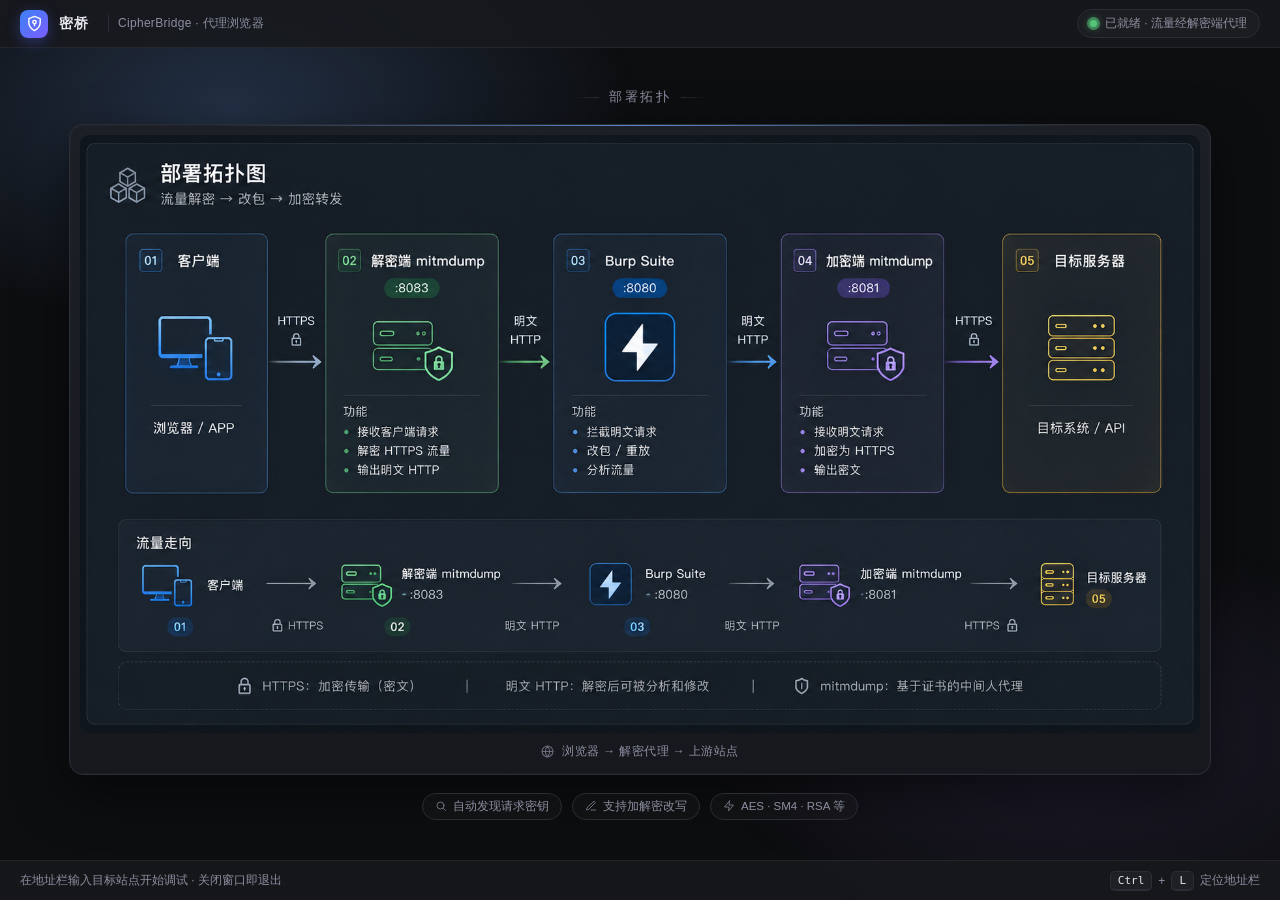
<file: img/proxy_browser_home.html>
<!DOCTYPE html>
<html lang="zh-CN">
<head>
  <meta charset="utf-8" />
  <meta name="viewport" content="width=device-width, initial-scale=1" />
  <title>密桥 CipherBridge — 代理浏览器</title>
  <style>
    :root {
      --bg: #0d0e10;
      --bar: rgba(24, 25, 29, 0.86);
      --panel: #16181d;
      --panel-2: #1c1f26;
      --line: #2a2d36;
      --line-soft: rgba(255, 255, 255, 0.06);
      --text: #e6e8ee;
      --muted: #8b8fa0;
      --accent: #6ea8fe;
      --accent-2: #9b7cff;
      --ok: #55c57a;
      --ok-glow: rgba(85, 197, 122, 0.55);
      --accent-glow: rgba(110, 168, 254, 0.22);
      --bar-h: 48px;
      --foot-h: 40px;
      --radius: 14px;
    }
    * { box-sizing: border-box; margin: 0; padding: 0; }
    html, body {
      width: 100%;
      height: 100%;
      overflow: hidden;
      background: var(--bg);
      color: var(--text);
      font-family: "Segoe UI", "Microsoft YaHei UI", "PingFang SC", "Helvetica Neue", sans-serif;
      -webkit-font-smoothing: antialiased;
    }
    body {
      display: grid;
      grid-template-rows: var(--bar-h) minmax(0, 1fr) var(--foot-h);
      position: relative;
    }

    /* —— 背景装饰：径向光晕 + 点阵 —— */
    body::before {
      content: "";
      position: fixed;
      inset: 0;
      z-index: 0;
      pointer-events: none;
      background:
        radial-gradient(600px 340px at 18% 12%, var(--accent-glow), transparent 68%),
        radial-gradient(560px 320px at 84% 82%, rgba(155, 124, 255, 0.12), transparent 66%);
    }
    body::after {
      content: "";
      position: fixed;
      inset: 0;
      z-index: 0;
      pointer-events: none;
      opacity: 0.55;
      background-image: radial-gradient(rgba(255, 255, 255, 0.055) 1px, transparent 1px);
      background-size: 26px 26px;
      mask-image: radial-gradient(ellipse 78% 64% at 50% 42%, #000 30%, transparent 74%);
    }

    /* —— 顶栏 —— */
    .topbar {
      position: relative;
      z-index: 1;
      display: flex;
      align-items: center;
      justify-content: space-between;
      padding: 0 20px;
      background: var(--bar);
      backdrop-filter: blur(14px) saturate(1.4);
      border-bottom: 1px solid var(--line-soft);
    }
    .brand {
      display: flex;
      align-items: center;
      gap: 11px;
    }
    .brand-mark {
      display: flex;
      align-items: center;
      justify-content: center;
      width: 28px;
      height: 28px;
      border-radius: 8px;
      background: linear-gradient(135deg, #3b82f6, #7c5cff);
      box-shadow: 0 4px 14px rgba(80, 100, 255, 0.35);
    }
    .brand-mark svg { width: 17px; height: 17px; }
    .brand-name {
      font-size: 14px;
      font-weight: 700;
      letter-spacing: 0.5px;
    }
    .brand-en {
      font-size: 12px;
      color: var(--muted);
      margin-left: 9px;
      padding-left: 9px;
      border-left: 1px solid var(--line);
      letter-spacing: 0.3px;
    }
    .status {
      display: flex;
      align-items: center;
      gap: 8px;
      font-size: 12px;
      color: var(--muted);
      padding: 5px 12px;
      border-radius: 999px;
      border: 1px solid var(--line);
      background: rgba(255, 255, 255, 0.03);
    }
    .dot {
      width: 7px;
      height: 7px;
      border-radius: 50%;
      background: var(--ok);
      box-shadow: 0 0 0 3px var(--ok-glow), 0 0 8px var(--ok);
      animation: pulse 2.2s ease-in-out infinite;
    }
    @keyframes pulse {
      0%, 100% { opacity: 1; transform: scale(1); }
      50% { opacity: 0.55; transform: scale(0.82); }
    }

    /* —— 主舞台 —— */
    .stage {
      position: relative;
      z-index: 1;
      display: flex;
      flex-direction: column;
      align-items: center;
      justify-content: center;
      gap: 18px;
      width: 100%;
      height: 100%;
      min-height: 0;
      padding: 26px 28px;
      overflow: hidden;
    }
    .stage-title {
      display: flex;
      align-items: center;
      gap: 10px;
      font-size: 13px;
      color: var(--muted);
      letter-spacing: 2.5px;
      text-transform: uppercase;
    }
    .stage-title .rule {
      width: 26px;
      height: 1px;
      background: linear-gradient(90deg, transparent, var(--line));
    }
    .stage-title .rule:last-child {
      background: linear-gradient(90deg, var(--line), transparent);
    }

    .figure {
      position: relative;
      margin: 0;
      max-width: 100%;
      max-height: 100%;
      border-radius: var(--radius);
      padding: 10px;
      background: linear-gradient(180deg, var(--panel-2), var(--panel));
      border: 1px solid var(--line);
      box-shadow:
        0 18px 50px rgba(0, 0, 0, 0.5),
        0 0 0 1px rgba(255, 255, 255, 0.02) inset;
    }
    /* 顶部装饰亮条 */
    .figure::before {
      content: "";
      position: absolute;
      top: 0;
      left: 12%;
      right: 12%;
      height: 1px;
      background: linear-gradient(90deg, transparent, rgba(110, 168, 254, 0.75), transparent);
    }
    .figure img {
      display: block;
      width: auto;
      height: auto;
      max-width: min(1120px, 90vw);
      max-height: calc(100vh - var(--bar-h) - var(--foot-h) - 110px);
      object-fit: contain;
      border-radius: calc(var(--radius) - 5px);
    }
    .figure figcaption {
      display: flex;
      align-items: center;
      justify-content: center;
      gap: 8px;
      padding: 10px 4px 4px;
      font-size: 12px;
      color: var(--muted);
      letter-spacing: 0.4px;
    }
    .figure figcaption svg { width: 13px; height: 13px; opacity: 0.7; }

    .hints {
      display: flex;
      align-items: center;
      gap: 10px;
      flex-wrap: wrap;
      justify-content: center;
    }
    .hint-chip {
      display: inline-flex;
      align-items: center;
      gap: 6px;
      font-size: 11.5px;
      color: var(--muted);
      padding: 5px 12px;
      border-radius: 999px;
      border: 1px solid var(--line);
      background: rgba(255, 255, 255, 0.025);
      transition: border-color 0.2s ease, color 0.2s ease;
    }
    .hint-chip:hover { border-color: var(--accent); color: var(--text); }
    .hint-chip svg { width: 12px; height: 12px; opacity: 0.75; }

    /* —— 进场动画 —— */
    .topbar, .stage-title, .figure, .hints, .footer {
      animation: rise 0.55s cubic-bezier(0.22, 1, 0.36, 1) both;
    }
    .stage-title { animation-delay: 0.04s; }
    .figure { animation-delay: 0.1s; }
    .hints { animation-delay: 0.18s; }
    .footer { animation-delay: 0.24s; }
    @keyframes rise {
      from { opacity: 0; transform: translateY(14px); }
      to { opacity: 1; transform: translateY(0); }
    }
    @media (prefers-reduced-motion: reduce) {
      .dot { animation: none; }
      .topbar, .stage-title, .figure, .hints, .footer { animation: none; }
    }

    /* —— 底栏 —— */
    .footer {
      position: relative;
      z-index: 1;
      display: flex;
      align-items: center;
      justify-content: space-between;
      padding: 0 20px;
      font-size: 12px;
      color: var(--muted);
      border-top: 1px solid var(--line-soft);
      background: var(--bar);
      backdrop-filter: blur(14px) saturate(1.4);
    }
    .footer .keys {
      display: inline-flex;
      align-items: center;
      gap: 6px;
    }
    .footer kbd {
      font-family: "Consolas", "Menlo", monospace;
      font-size: 11px;
      padding: 2px 7px;
      border-radius: 5px;
      border: 1px solid var(--line);
      border-bottom-width: 2px;
      background: rgba(255, 255, 255, 0.04);
      color: var(--text);
    }
  </style>
</head>
<body>
  <header class="topbar">
    <div class="brand">
      <span class="brand-mark">
        <svg viewBox="0 0 24 24" fill="none" stroke="#fff" stroke-width="2" stroke-linecap="round" stroke-linejoin="round">
          <path d="M12 2l8 3v6c0 5-3.4 8.6-8 11-4.6-2.4-8-6-8-11V5z"/>
          <circle cx="12" cy="10" r="2.4"/>
          <path d="M12 12.4V15"/>
        </svg>
      </span>
      <span class="brand-name">密桥</span>
      <span class="brand-en">CipherBridge · 代理浏览器</span>
    </div>
    <div class="status">
      <span class="dot"></span>
      <span>已就绪 · 流量经解密端代理</span>
    </div>
  </header>

  <main class="stage">
    <div class="stage-title">
      <span class="rule"></span>
      部署拓扑
      <span class="rule"></span>
    </div>

    <figure class="figure">
      <img
        src="e2f83ef5-edda-4dbf-a8f0-cf24bbc920aa.png"
        alt="部署拓扑"
      />
      <figcaption>
        <svg viewBox="0 0 24 24" fill="none" stroke="currentColor" stroke-width="2" stroke-linecap="round" stroke-linejoin="round">
          <circle cx="12" cy="12" r="10"/>
          <path d="M2 12h20M12 2a15.3 15.3 0 0 1 4 10 15.3 15.3 0 0 1-4 10 15.3 15.3 0 0 1-4-10 15.3 15.3 0 0 1 4-10z"/>
        </svg>
        浏览器 → 解密代理 → 上游站点
      </figcaption>
    </figure>

    <div class="hints">
      <span class="hint-chip">
        <svg viewBox="0 0 24 24" fill="none" stroke="currentColor" stroke-width="2" stroke-linecap="round" stroke-linejoin="round">
          <circle cx="11" cy="11" r="7"/><path d="M21 21l-4.3-4.3"/>
        </svg>
        自动发现请求密钥
      </span>
      <span class="hint-chip">
        <svg viewBox="0 0 24 24" fill="none" stroke="currentColor" stroke-width="2" stroke-linecap="round" stroke-linejoin="round">
          <path d="M12 20h9"/><path d="M16.5 3.5a2.1 2.1 0 0 1 3 3L7 19l-4 1 1-4z"/>
        </svg>
        支持加解密改写
      </span>
      <span class="hint-chip">
        <svg viewBox="0 0 24 24" fill="none" stroke="currentColor" stroke-width="2" stroke-linecap="round" stroke-linejoin="round">
          <polygon points="13 2 3 14 12 14 11 22 21 10 12 10 13 2"/>
        </svg>
        AES · SM4 · RSA 等
      </span>
    </div>
  </main>

  <p class="footer">
    <span>在地址栏输入目标站点开始调试 · 关闭窗口即退出</span>
    <span class="keys"><kbd>Ctrl</kbd>+<kbd>L</kbd> 定位地址栏</span>
  </p>
</body>
</html>
</file>
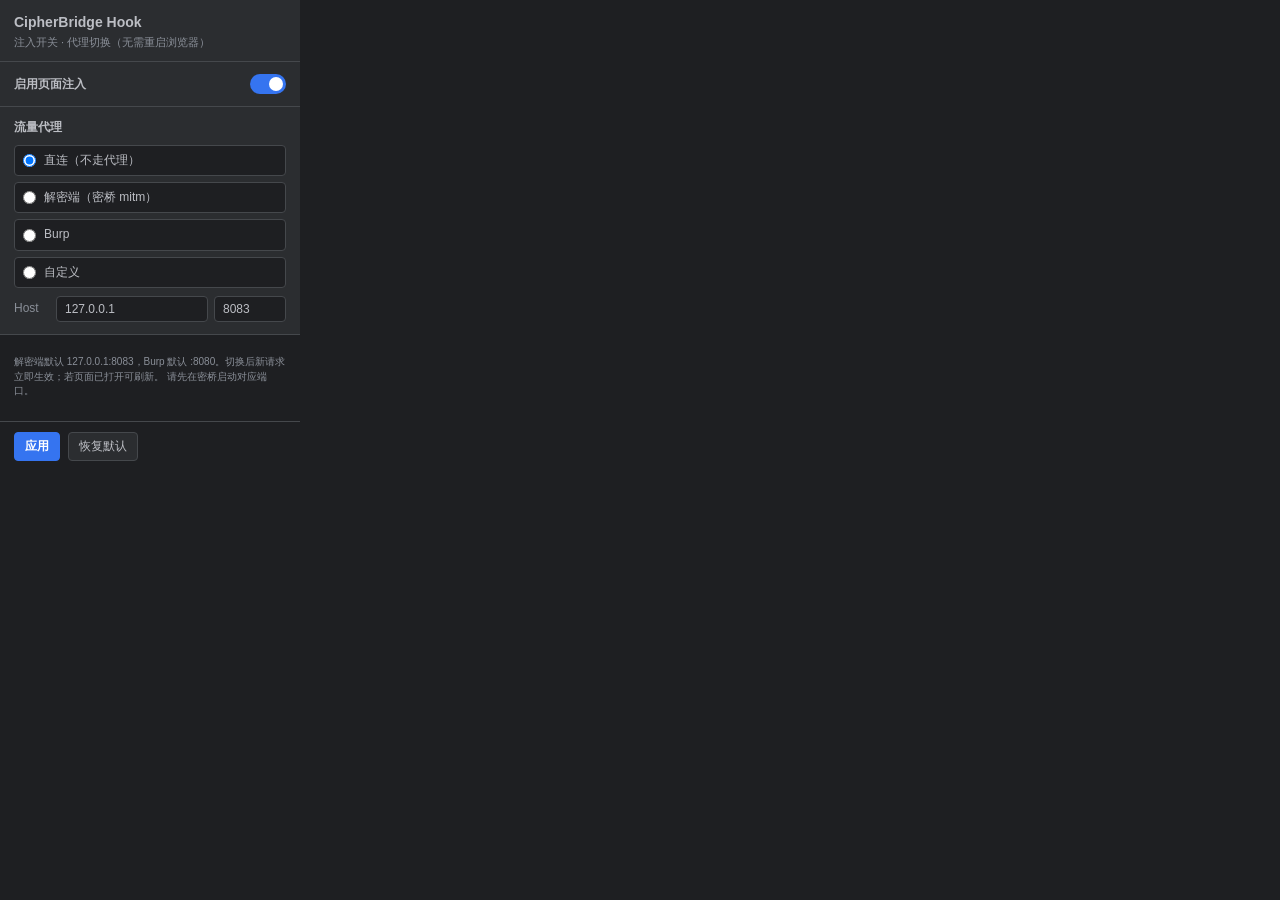
<file: browser_ext/cb_hook/popup.html>
<!DOCTYPE html>
<html lang="zh-CN">
<head>
  <meta charset="utf-8" />
  <title>CipherBridge</title>
  <style>
    :root {
      --bg: #1e1f22;
      --surface: #2b2d30;
      --border: #45484c;
      --text: #bcbec4;
      --dim: #8a8f98;
      --primary: #3574f0;
      --ok: #499c54;
      --warn: #c29d4a;
    }
    * { box-sizing: border-box; }
    body {
      margin: 0;
      width: 300px;
      font: 12px/1.45 "Segoe UI", "Microsoft YaHei UI", sans-serif;
      background: var(--bg);
      color: var(--text);
    }
    header {
      padding: 12px 14px 10px;
      border-bottom: 1px solid var(--border);
      background: var(--surface);
    }
    h1 { margin: 0; font-size: 14px; font-weight: 700; }
    .sub { margin-top: 3px; color: var(--dim); font-size: 11px; }
    .master, .section {
      padding: 12px 14px;
      border-bottom: 1px solid var(--border);
      background: var(--surface);
    }
    .master {
      display: flex;
      align-items: center;
      justify-content: space-between;
    }
    .master label { font-weight: 600; }
    .sec-title {
      font-weight: 600;
      margin: 0 0 8px;
      font-size: 12px;
    }
    .modes { display: grid; gap: 6px; }
    .mode {
      display: flex;
      align-items: center;
      gap: 8px;
      padding: 6px 8px;
      border: 1px solid var(--border);
      border-radius: 4px;
      cursor: pointer;
      background: var(--bg);
    }
    .mode:hover { border-color: var(--primary); }
    .mode input { margin: 0; }
    .row {
      display: flex;
      gap: 6px;
      margin-top: 8px;
      align-items: center;
    }
    .row label { color: var(--dim); width: 36px; flex-shrink: 0; }
    .row input {
      flex: 1;
      min-width: 0;
      background: var(--bg);
      border: 1px solid var(--border);
      color: var(--text);
      border-radius: 4px;
      padding: 5px 8px;
      font-size: 12px;
    }
    .row input.port { flex: 0 0 72px; }
    .sw {
      position: relative;
      width: 36px;
      height: 20px;
      flex-shrink: 0;
    }
    .sw input { opacity: 0; width: 0; height: 0; }
    .sw i {
      position: absolute;
      inset: 0;
      background: #3c3f41;
      border-radius: 10px;
      cursor: pointer;
      transition: 0.15s;
    }
    .sw i::after {
      content: "";
      position: absolute;
      width: 14px;
      height: 14px;
      left: 3px;
      top: 3px;
      background: #fff;
      border-radius: 50%;
      transition: 0.15s;
    }
    .sw input:checked + i { background: var(--primary); }
    .sw input:checked + i::after { transform: translateX(16px); }
    .note {
      padding: 10px 14px 12px;
      color: var(--dim);
      font-size: 10px;
      line-height: 1.45;
    }
    footer {
      padding: 10px 14px 12px;
      display: flex;
      gap: 8px;
      align-items: center;
      border-top: 1px solid var(--border);
    }
    button {
      border: 1px solid var(--border);
      background: var(--surface);
      color: var(--text);
      border-radius: 4px;
      padding: 5px 10px;
      cursor: pointer;
      font-size: 12px;
    }
    button.primary {
      background: var(--primary);
      border-color: var(--primary);
      color: #fff;
      font-weight: 600;
    }
    button:hover { filter: brightness(1.08); }
    #msg { flex: 1; color: var(--ok); font-size: 11px; min-height: 14px; }
    #msg.err { color: #c45c5c; }
  </style>
</head>
<body>
  <header>
    <h1>CipherBridge Hook</h1>
    <div class="sub">注入开关 · 代理切换（无需重启浏览器）</div>
  </header>

  <div class="master">
    <label for="cbEnabled">启用页面注入</label>
    <label class="sw"><input type="checkbox" id="cbEnabled" checked /><i></i></label>
  </div>

  <div class="section">
    <p class="sec-title">流量代理</p>
    <div class="modes">
      <label class="mode"><input type="radio" name="proxyMode" value="direct" checked />直连（不走代理）</label>
      <label class="mode"><input type="radio" name="proxyMode" value="decrypt" />解密端（密桥 mitm）</label>
      <label class="mode"><input type="radio" name="proxyMode" value="burp" />Burp</label>
      <label class="mode"><input type="radio" name="proxyMode" value="custom" />自定义</label>
    </div>
    <div class="row">
      <label>Host</label>
      <input id="proxyHost" value="127.0.0.1" />
      <input class="port" id="proxyPort" type="number" min="1" max="65535" value="8083" />
    </div>
  </div>

  <p class="note">
    解密端默认 127.0.0.1:8083，Burp 默认 :8080。切换后新请求立即生效；若页面已打开可刷新。
    请先在密桥启动对应端口。
  </p>

  <footer>
    <button type="button" class="primary" id="btnSave">应用</button>
    <button type="button" id="btnReset">恢复默认</button>
    <div id="msg"></div>
  </footer>
  <script src="popup.js"></script>
</body>
</html>
</file>
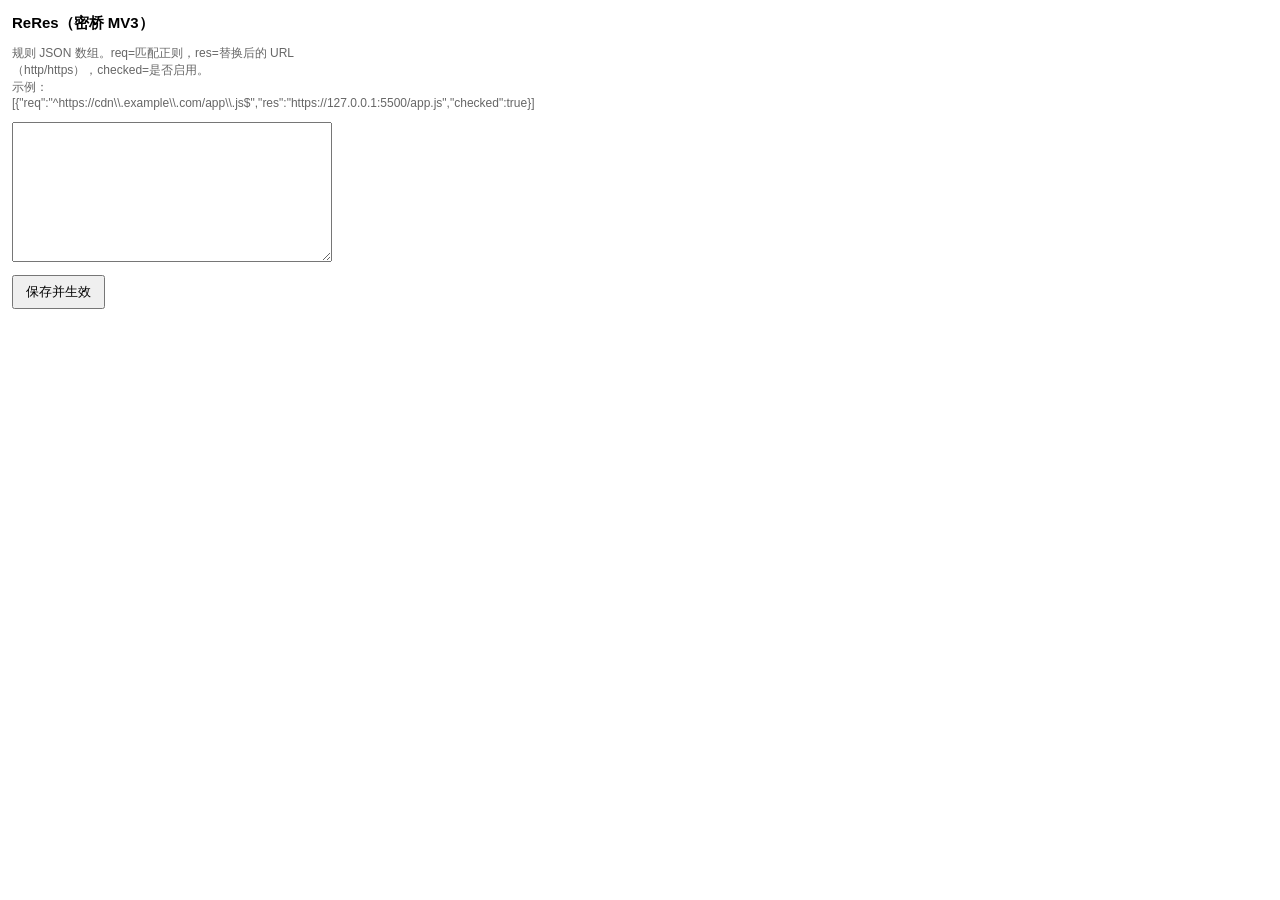
<file: browser_ext/reres/popup.html>
<!DOCTYPE html>
<html lang="zh-CN">
<head>
  <meta charset="utf-8" />
  <title>ReRes</title>
  <style>
    body { font: 13px/1.4 sans-serif; margin: 12px; width: 320px; }
    h1 { font-size: 15px; margin: 0 0 8px; }
    .hint { color: #666; font-size: 12px; margin-bottom: 10px; }
    textarea { width: 100%; height: 140px; box-sizing: border-box; font-family: Consolas, monospace; font-size: 12px; }
    button { margin-top: 8px; padding: 6px 12px; }
    .ok { color: #0a7; margin-top: 6px; }
  </style>
</head>
<body>
  <h1>ReRes（密桥 MV3）</h1>
  <p class="hint">
    规则 JSON 数组。req=匹配正则，res=替换后的 URL（http/https），checked=是否启用。<br />
    示例：[{"req":"^https://cdn\\.example\\.com/app\\.js$","res":"https://127.0.0.1:5500/app.js","checked":true}]
  </p>
  <textarea id="rules"></textarea>
  <button id="save">保存并生效</button>
  <div id="msg" class="ok"></div>
  <script src="popup.js"></script>
</body>
</html>
</file>
